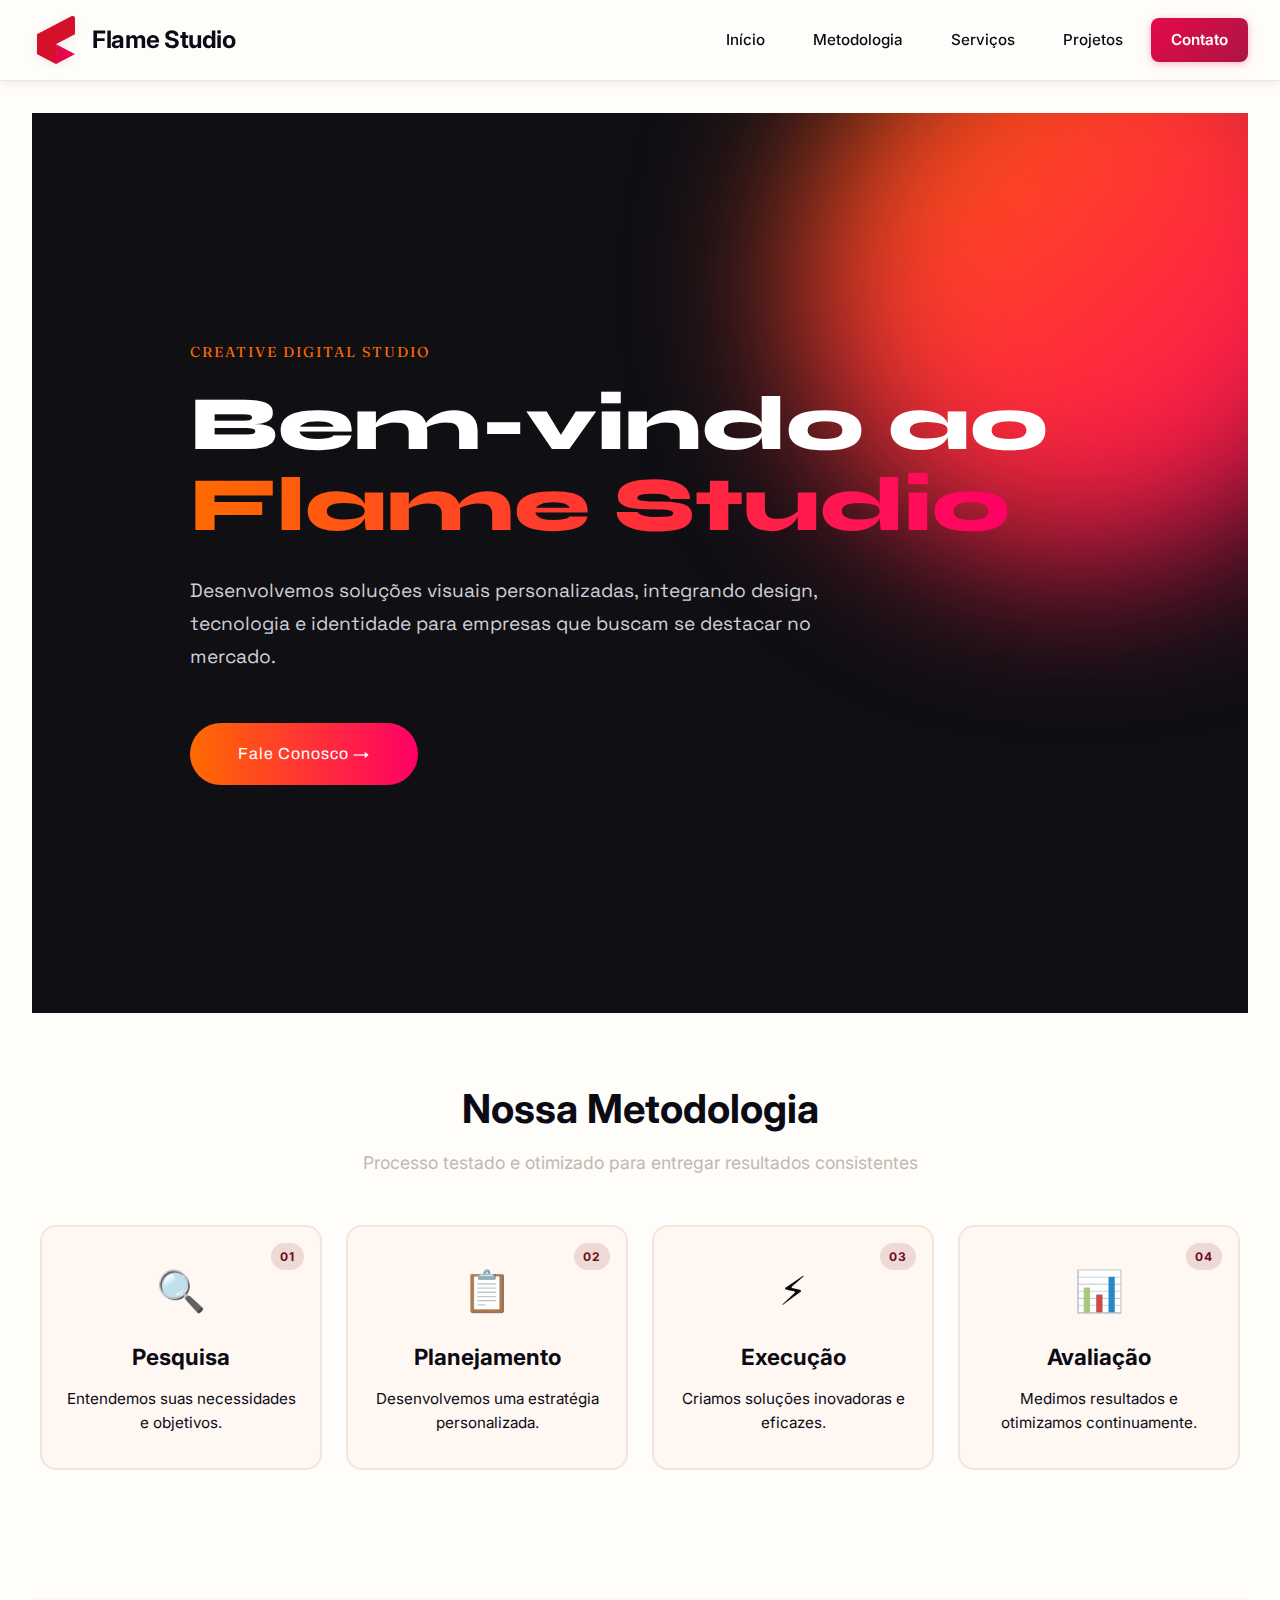
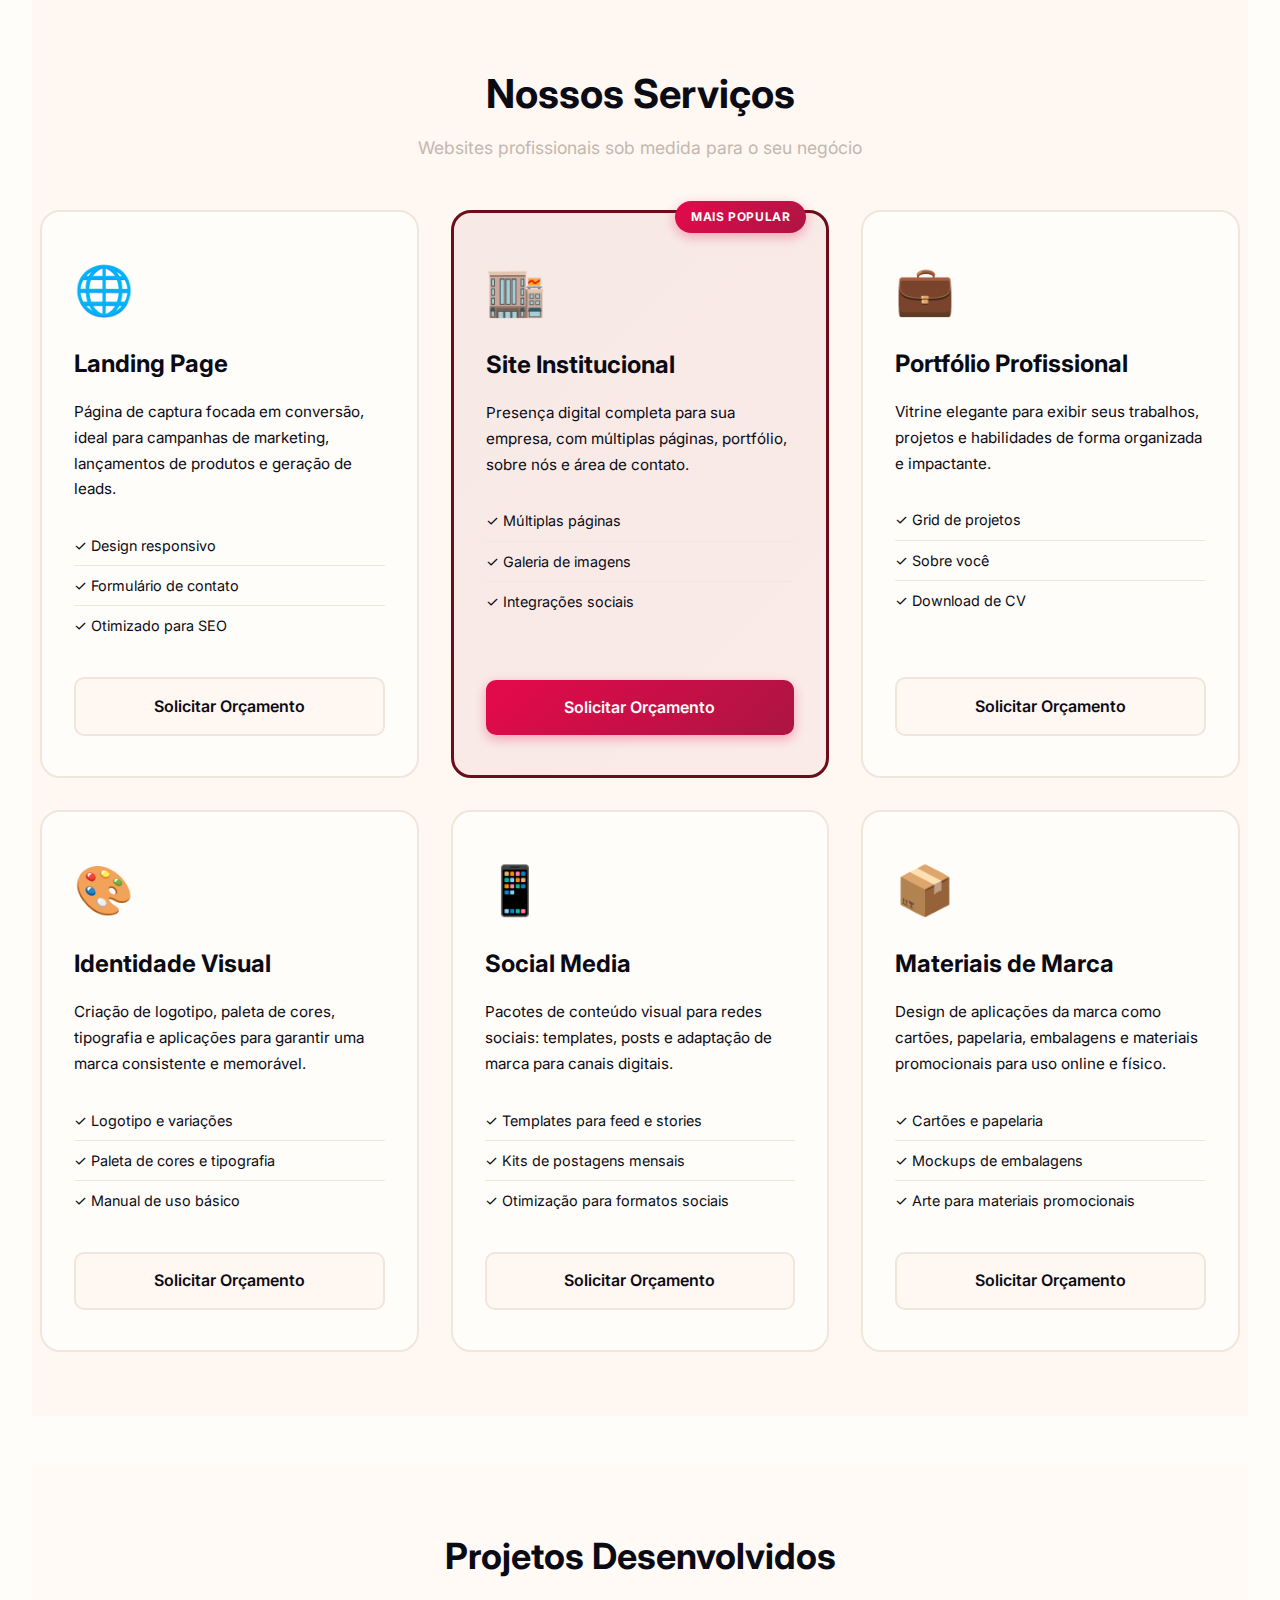
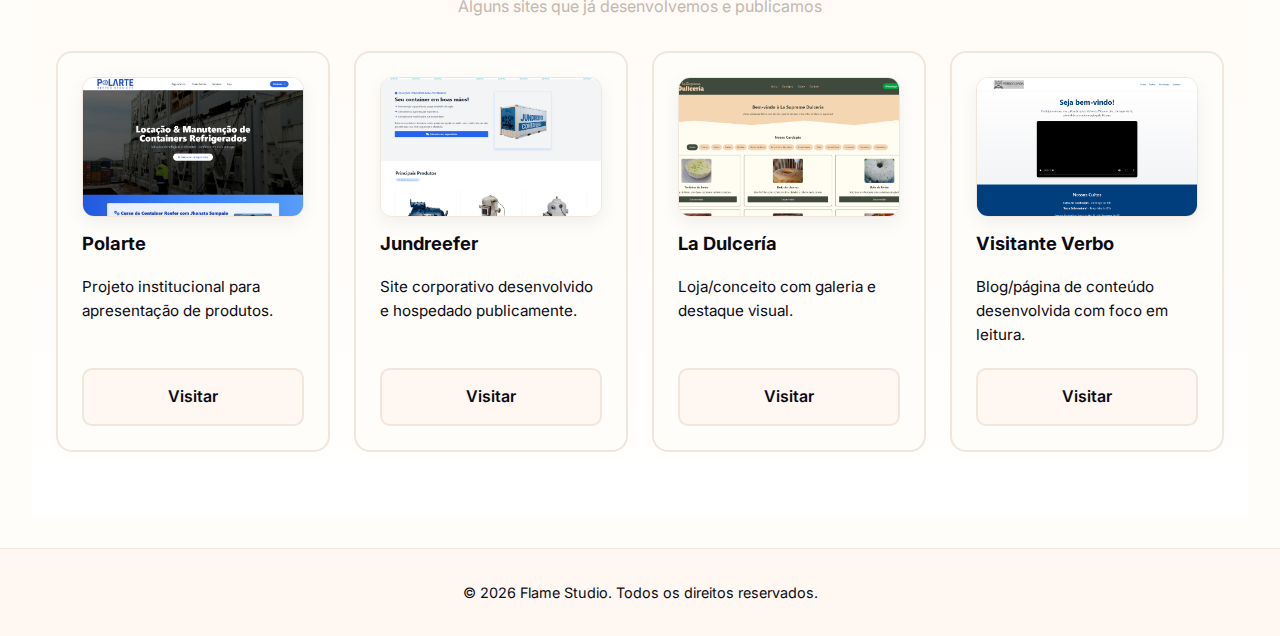
<file: index.html>
<!doctype html>
<html lang="pt-br">
  <head>
    <meta charset="UTF-8" />
    <meta name="viewport" content="width=device-width, initial-scale=1.0" />
    <title>Flame Studio</title>
    <link rel="preconnect" href="https://fonts.googleapis.com" />
    <link rel="preconnect" href="https://fonts.gstatic.com" crossorigin />
    <link
      href="https://fonts.googleapis.com/css2?family=Inter:wght@400;500;600;700&display=swap"
      rel="stylesheet"
    />
    <link href="https://fonts.googleapis.com/css2?family=Syne:wght@700;800&family=Sora:wght@400;600&family=Space+Grotesk:wght@400;500&family=Archivo:wght@600&family=Fraunces:opsz,wght@9..144,700&display=swap" rel="stylesheet">

    <link rel="stylesheet" href="styles/style.css" />
    <script src="script/script.js"></script>
  </head>
  <body>
    <header>
      <nav>
        <div class="logo">
          <img src="assets/logo.png" class="w-24" alt="Flame Studio Logo" />
          <h1>Flame Studio</h1>
        </div>
        <button class="hamburger" aria-label="Menu" aria-expanded="false">
          <span></span>
          <span></span>
          <span></span>
        </button>
        <ul class="nav-menu">
          <li><a href="#cta">Início</a></li>
          <li><a href="#metodologia">Metodologia</a></li>
          <li><a href="#Servicos">Serviços</a></li>
          <li><a href="#projetos">Projetos</a></li>
          <li><a href="#contato">Contato</a></li>
        </ul>
      </nav>
    </header>
    <main>
      <section id="cta">
  <div class="cta-shape"></div>

  <div class="cta-content">
    <span class="cta-eyebrow">Creative Digital Studio</span>
    <h2>
      Bem-vindo ao <span>Flame Studio</span>
    </h2>
    <p>
      Desenvolvemos soluções visuais personalizadas, integrando design, tecnologia e identidade para empresas que buscam se destacar no mercado.
    </p>

    <a href="#contato" class="cta-button">
      Fale Conosco →
    </a>
  </div>
</section>



      <section id="metodologia">
        <h2>Nossa Metodologia</h2>
        <p class="subtitle">
          Processo testado e otimizado para entregar resultados consistentes
        </p>
        <div class="steps">
          <div class="step">
            <span class="step-number">01</span>
            <div class="step-icon">🔍</div>
            <h3>Pesquisa</h3>
            <p>Entendemos suas necessidades e objetivos.</p>
          </div>
          <div class="step">
            <span class="step-number">02</span>
            <div class="step-icon">📋</div>
            <h3>Planejamento</h3>
            <p>Desenvolvemos uma estratégia personalizada.</p>
          </div>
          <div class="step">
            <span class="step-number">03</span>
            <div class="step-icon">⚡</div>
            <h3>Execução</h3>
            <p>Criamos soluções inovadoras e eficazes.</p>
          </div>
          <div class="step">
            <span class="step-number">04</span>
            <div class="step-icon">📊</div>
            <h3>Avaliação</h3>
            <p>Medimos resultados e otimizamos continuamente.</p>
          </div>
        </div>
      </section>

      <section id="Servicos">
        <h2>Nossos Serviços</h2>
        <p class="subtitle">
          Websites profissionais sob medida para o seu negócio
        </p>
        <div class="services-grid">
          <div class="service-card">
            <div class="service-icon">🌐</div>
            <h3>Landing Page</h3>
            <p>
              Página de captura focada em conversão, ideal para campanhas de
              marketing, lançamentos de produtos e geração de leads.
            </p>
            <ul class="service-features">
              <li>✓ Design responsivo</li>
              <li>✓ Formulário de contato</li>
              <li>✓ Otimizado para SEO</li>
            </ul>
            <a href="#contato" class="service-btn" data-plan="Landing Page"
              >Solicitar Orçamento</a
            >
          </div>

          <div class="service-card featured">
            <span class="badge">Mais Popular</span>
            <div class="service-icon">🏬</div>
            <h3>Site Institucional</h3>
            <p>
              Presença digital completa para sua empresa, com múltiplas páginas,
              portfólio, sobre nós e área de contato.
            </p>
            <ul class="service-features">
              <li>✓ Múltiplas páginas</li>
              <li>✓ Galeria de imagens</li>
              <li>✓ Integrações sociais</li>
            </ul>
            <a
              href="#contato"
              class="service-btn primary"
              data-plan="Site Institucional"
              >Solicitar Orçamento</a
            >
          </div>

                    <div class="service-card">
            <div class="service-icon">💼</div>
            <h3>Portfólio Profissional</h3>
            <p>
              Vitrine elegante para exibir seus trabalhos, projetos e
              habilidades de forma organizada e impactante.
            </p>
            <ul class="service-features">
              <li>✓ Grid de projetos</li>
              <li>✓ Sobre você</li>
              <li>✓ Download de CV</li>
            </ul>
            <a
              href="#contato"
              class="service-btn"
              data-plan="Portfólio Profissional"
              >Solicitar Orçamento</a
            >
          </div>
          <div class="service-card">
            <div class="service-icon">🎨</div>
            <h3>Identidade Visual</h3>
            <p>
              Criação de logotipo, paleta de cores, tipografia e aplicações
              para garantir uma marca consistente e memorável.
            </p>
            <ul class="service-features">
              <li>✓ Logotipo e variações</li>
              <li>✓ Paleta de cores e tipografia</li>
              <li>✓ Manual de uso básico</li>
            </ul>
            <a
              href="#contato"
              class="service-btn"
              data-plan="Identidade Visual"
              >Solicitar Orçamento</a
            >
          </div>

          <div class="service-card">
            <div class="service-icon">📱</div>
            <h3>Social Media</h3>
            <p>
              Pacotes de conteúdo visual para redes sociais: templates, posts
              e adaptação de marca para canais digitais.
            </p>
            <ul class="service-features">
              <li>✓ Templates para feed e stories</li>
              <li>✓ Kits de postagens mensais</li>
              <li>✓ Otimização para formatos sociais</li>
            </ul>
            <a
              href="#contato"
              class="service-btn"
              data-plan="Social Media"
              >Solicitar Orçamento</a
            >
          </div>

          <div class="service-card">
            <div class="service-icon">📦</div>
            <h3>Materiais de Marca</h3>
            <p>
              Design de aplicações da marca como cartões, papelaria, embalagens
              e materiais promocionais para uso online e físico.
            </p>
            <ul class="service-features">
              <li>✓ Cartões e papelaria</li>
              <li>✓ Mockups de embalagens</li>
              <li>✓ Arte para materiais promocionais</li>
            </ul>
            <a
              href="#contato"
              class="service-btn"
              data-plan="Materiais de Marca"
              >Solicitar Orçamento</a
            >
          </div>
        </div>
      </section>
          <section id="projetos">
            <h2>Projetos Desenvolvidos</h2>
            <p class="subtitle">Alguns sites que já desenvolvemos e publicamos</p>
            <div class="projects-grid">
              <article class="project-card">
                <img src="assets/sites/polarte.png" class="project-thumb" alt="Polarte — site preview" />
                <h3>Polarte</h3>
                <p>Projeto institucional para apresentação de produtos.</p>
                <div class="project-actions">
                  <a href="https://polarte.com.br" target="_blank" rel="noopener" class="service-btn">Visitar</a>
                </div>
              </article>

              <article class="project-card">
                <img src="assets/sites/jundreefer.png" class="project-thumb" alt="Jundreefer — site preview" />
                <h3>Jundreefer</h3>
                <p>Site corporativo desenvolvido e hospedado publicamente.</p>
                <div class="project-actions">
                  <a href="https://jundreefer.com.br" target="_blank" rel="noopener" class="service-btn">Visitar</a>
                </div>
              </article>

              <article class="project-card">
                <img src="assets/sites/dullceria.png" class="project-thumb" alt="La Dulcería — site preview" />
                <h3>La Dulcería</h3>
                <p>Loja/conceito com galeria e destaque visual.</p>
                <div class="project-actions">
                  <a href="https://ladullceria.netlify.app" target="_blank" rel="noopener" class="service-btn">Visitar</a>
                </div>
              </article>

              <article class="project-card">
                <img src="assets/sites/verbodavida.png" class="project-thumb" alt="Visitante Verbo — site preview" />
                <h3>Visitante Verbo</h3>
                <p>Blog/página de conteúdo desenvolvida com foco em leitura.</p>
                <div class="project-actions">
                  <a href="https://visitanteverbo.netlify.app" target="_blank" rel="noopener" class="service-btn">Visitar</a>
                </div>
              </article>
            </div>
          </section>
    </main>
    <footer>
        <div class="footer-content"></div>
            <p>&copy; 2026 Flame Studio. Todos os direitos reservados.</p>
        </div>
    </footer>
  </body>
</html>
</file>
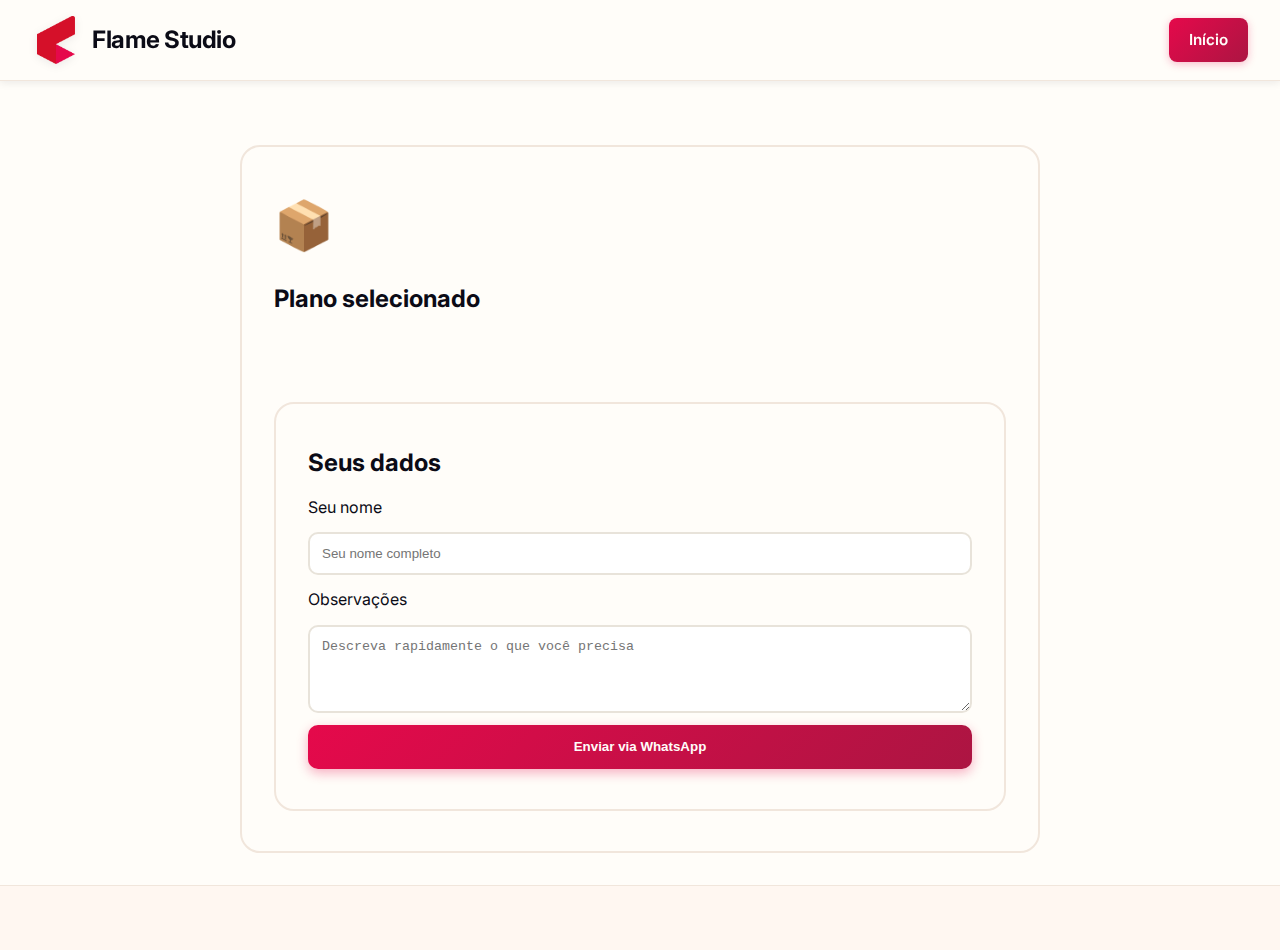
<file: plan.html>
<!DOCTYPE html>
<html lang="pt-br">
<head>
    <meta charset="UTF-8">
    <meta name="viewport" content="width=device-width, initial-scale=1.0">
    <title>Confirmação de Plano — Flame Studio</title>
    <link rel="preconnect" href="https://fonts.googleapis.com">
    <link rel="preconnect" href="https://fonts.gstatic.com" crossorigin>
    <link href="https://fonts.googleapis.com/css2?family=Inter:wght@400;500;600;700&display=swap" rel="stylesheet">
    <link rel="stylesheet" href="styles/style.css">
    <script src="script/script.js"></script>
</head>
<body>
    <header>
        <nav>
            <div class="logo">
                <img src="assets/logo.png" class="w-20" alt="Flame Studio Logo">
                <h1>Flame Studio</h1>
            </div>
            <ul>
                <li><a href="index.html">Início</a></li>
            </ul>
        </nav>
    </header>

    <main>
        <section id="plan" style="margin-top:2rem;">
            <div id="plan-container" class="service-card" style="max-width:800px;margin:0 auto;">
                <div class="service-icon">📦</div>
                <h2 id="plan-title" style="margin-bottom:0.75rem;">Plano selecionado</h2>
                <p id="plan-description" style="margin-bottom:1rem; color:#3a3632;"></p>
                <ul id="plan-features" class="service-features"></ul>

                <div class="service-card" style="margin-top:1.5rem;">
                    <h3 style="margin-bottom:0.75rem;">Seus dados</h3>
                    <form id="plan-form">
                        <div style="display:flex; flex-direction:column; gap:0.75rem;">
                            <label for="client-name">Seu nome</label>
                            <input id="client-name" type="text" placeholder="Seu nome completo" style="padding:0.75rem; border:2px solid #e8e3da; border-radius:10px;">
                            <label for="client-details">Observações</label>
                            <textarea id="client-details" placeholder="Descreva rapidamente o que você precisa" rows="4" style="padding:0.75rem; border:2px solid #e8e3da; border-radius:10px;"></textarea>
                            <button id="send-whatsapp" class="service-btn primary" type="submit">Enviar via WhatsApp</button>
                        </div>
                    </form>
                </div>
            </div>
        </section>
    </main>

    <footer></footer>
</body>
</html>
</file>
<file: styles/style.css>
* {
    margin: 0;
    padding: 0;
    box-sizing: border-box;
}

:root {
    --warm-white: #fffdf9;
    --cream: #fff7f1;
    --sand: #f1e6dc;
    --warm-gray: #c2b8b0;
    --charcoal: #0b0b16;
    --dark-warm: #0b0b16;
    --accent-warm: #e5094b;
    --accent-gold: #ac1542;
    --accent-deep: #6e0c19;
    --shadow: rgba(11, 11, 22, 0.08);
    --shadow-hover: rgba(11, 11, 22, 0.16);
}

body {
    font-family: 'Inter', system-ui, -apple-system, BlinkMacSystemFont, 'Segoe UI', sans-serif;
    background: var(--warm-white);
    color: var(--charcoal);
    line-height: 1.6;
}

header {
    background: rgba(255, 253, 249, 0.95);
    backdrop-filter: blur(12px);
    border-bottom: 1px solid var(--sand);
    position: sticky;
    top: 0;
    z-index: 1000;
    box-shadow: 0 2px 8px var(--shadow);
}

nav {
    max-width: 1280px;
    margin: 0 auto;
    padding: 1rem 2rem;
    display: flex;
    align-items: center;
    justify-content: space-between;
    gap: 2rem;
}

.logo {
    display: flex;
    align-items: center;
    gap: 0.75rem;
    text-decoration: none;
    transition: transform 0.3s ease;
}

.logo:hover {
    transform: translateY(-2px);
}

.logo img {
    width: 48px;
    height: 48px;
    object-fit: contain;
    filter: drop-shadow(0 2px 4px var(--shadow));
}

.logo h1 {
    font-size: 1.5rem;
    font-weight: 700;
    color: var(--dark-warm);
    letter-spacing: -0.02em;
}

nav ul {
    display: flex;
    list-style: none;
    gap: 0.5rem;
    align-items: center;
}

nav ul li a {
    display: inline-block;
    padding: 0.625rem 1.25rem;
    color: var(--charcoal);
    text-decoration: none;
    font-weight: 500;
    font-size: 0.95rem;
    border-radius: 8px;
    transition: all 0.25s ease;
    position: relative;
}

nav ul li a::before {
    content: '';
    position: absolute;
    bottom: 8px;
    left: 50%;
    transform: translateX(-50%) scaleX(0);
    width: 60%;
    height: 2px;
    background: linear-gradient(90deg, var(--accent-warm), var(--accent-gold));
    border-radius: 2px;
    transition: transform 0.3s ease;
}

nav ul li a:hover {
    background: var(--cream);
    color: var(--dark-warm);
}

nav ul li a:hover::before {
    transform: translateX(-50%) scaleX(1);
}

nav ul li:last-child a {
    background: linear-gradient(135deg, var(--accent-warm), var(--accent-gold));
    color: var(--warm-white);
    font-weight: 600;
    box-shadow: 0 2px 8px rgba(229, 9, 75, 0.28);
}

nav ul li:last-child a::before {
    display: none;
}

nav ul li:last-child a:hover {
    background: linear-gradient(135deg, var(--accent-gold), var(--accent-warm));
    box-shadow: 0 4px 12px rgba(172, 21, 66, 0.4);
    transform: translateY(-2px);
}

.hamburger {
    display: none;
    flex-direction: column;
    background: none;
    border: none;
    cursor: pointer;
    padding: 0.5rem;
    gap: 0.375rem;
    z-index: 1001;
    transition: transform 0.3s ease;
}

.hamburger span {
    width: 28px;
    height: 3px;
    background: var(--dark-warm);
    border-radius: 3px;
    transition: all 0.3s ease;
}

.hamburger.active span:nth-child(1) {
    transform: rotate(45deg) translate(8px, 8px);
}

.hamburger.active span:nth-child(2) {
    opacity: 0;
}

.hamburger.active span:nth-child(3) {
    transform: rotate(-45deg) translate(7px, -7px);
}

@media (max-width: 768px) {
    .hamburger {
        display: flex;
    }

    nav {
        padding: 1rem;
        position: relative;
    }
    
    nav ul {
        position: fixed;
        left: -100%;
        top: 85px;
        flex-direction: column;
        background: rgba(255, 253, 249, 0.98);
        backdrop-filter: blur(12px);
        width: 100%;
        text-align: center;
        transition: left 0.3s ease;
        box-shadow: 0 4px 12px var(--shadow);
        padding: 2rem 0;
        gap: 0.5rem;
        border-bottom: 1px solid var(--sand);
    }

    nav ul.active {
        left: 0;
    }
    
    nav ul li {
        width: 100%;
    }
    
    nav ul li a {
        display: block;
        padding: 1rem 2rem;
        font-size: 1rem;
        width: 100%;
    }

    nav ul li:last-child a {
        margin: 1rem 2rem 0;
        width: calc(100% - 4rem);
    }
}

@media (min-width: 769px) {
    nav ul {
        display: flex !important;
    }
}

main {
    max-width: 1280px;
    margin: 0 auto;
    padding: 2rem;
    min-height: 70vh;
}

footer {
    background: var(--cream);
    border-top: 1px solid var(--sand);
    padding: 2rem;
    text-align: center;
    color: var(--charcoal);
    font-size: 0.9rem;
}
#cta {
  position: relative;
  min-height: 100vh;
  padding: 120px 20px;
  display: flex;
  align-items: center;
  justify-content: center;
  background: #0f0f14;
  overflow: hidden;
  color: #ffffff;
}

.cta-shape {
  position: absolute;
  width: 600px;
  height: 600px;
  background: radial-gradient(circle at top left, #ff6a00, #ff0066);
  border-radius: 63% 37% 54% 46% / 55% 48% 52% 45%;
  filter: blur(80px);
  top: -150px;
  right: -150px;
  animation: float 8s ease-in-out infinite;
}

@keyframes float {
  0% { transform: translateY(0); }
  50% { transform: translateY(40px); }
  100% { transform: translateY(0); }
}

.cta-content {
  position: relative;
  max-width: 900px;
  z-index: 2;
  text-align: left;
}

.cta-eyebrow {
  font-family: 'Fraunces', serif;
  font-size: 0.9rem;
  letter-spacing: 2px;
  text-transform: uppercase;
  color: #ff6a00;
  display: block;
  margin-bottom: 20px;
}

#cta h2 {
  font-family: 'Syne', sans-serif;
  font-size: clamp(3rem, 6vw, 5rem);
  font-weight: 800;
  line-height: 1.05;
  margin-bottom: 30px;
}

#cta h2 span {
  background: linear-gradient(90deg, #ff6a00, #ff0066);
  -webkit-background-clip: text;
  -webkit-text-fill-color: transparent;
}

#cta p {
  font-family: 'Space Grotesk', sans-serif;
  font-size: 1.2rem;
  max-width: 700px;
  line-height: 1.7;
  color: #d0d0d8;
  margin-bottom: 50px;
}

.cta-button {
  font-family: 'Archivo', sans-serif;
  font-size: 1rem;
  padding: 18px 48px;
  border-radius: 999px;
  background: linear-gradient(90deg, #ff6a00, #ff0066);
  color: #ffffff;
  text-decoration: none;
  display: inline-block;
  transition: all 0.4s ease;
  letter-spacing: 1px;
}

.cta-button:hover {
  transform: translateY(-4px) scale(1.03);
  box-shadow: 0 5px 25px rgba(255, 0, 102, 0.4);
}


#metodologia {
    padding: 4rem 0;
    text-align: center;
}

#metodologia h2 {
    font-size: 2.5rem;
    margin-bottom: 0.5rem;
    color: var(--dark-warm);
}

#metodologia .subtitle {
    font-size: 1.1rem;
    color: var(--warm-gray);
    margin-bottom: 3rem;
}

.steps {
    display: grid;
    grid-template-columns: repeat(auto-fit, minmax(260px, 1fr));
    gap: 1.5rem;
    max-width: 1200px;
    margin: 0 auto;
}

.step {
    background: var(--cream);
    border: 2px solid var(--sand);
    border-radius: 16px;
    padding: 2rem 1.5rem;
    position: relative;
    transition: all 0.3s ease;
    overflow: hidden;
}

.step::before {
    content: '';
    position: absolute;
    top: 0;
    left: 0;
    right: 0;
    height: 4px;
    background: linear-gradient(90deg, var(--accent-warm), var(--accent-gold));
    transform: scaleX(0);
    transform-origin: left;
    transition: transform 0.4s ease;
}

.step:hover::before {
    transform: scaleX(1);
}

.step:hover {
    transform: translateY(-8px);
    box-shadow: 0 12px 24px var(--shadow-hover);
    border-color: var(--warm-gray);
}

.step-number {
    position: absolute;
    top: 1rem;
    right: 1rem;
    font-size: 0.75rem;
    font-weight: 700;
    color: var(--accent-deep);
    background: rgba(110, 12, 25, 0.12);
    padding: 0.25rem 0.6rem;
    border-radius: 20px;
    letter-spacing: 0.05em;
}

.step-icon {
    font-size: 2.5rem;
    margin-bottom: 1rem;
    filter: grayscale(0.3);
    transition: all 0.3s ease;
}

.step:hover .step-icon {
    transform: scale(1.15) rotate(-5deg);
    filter: grayscale(0);
}

.step h3 {
    font-size: 1.4rem;
    margin-bottom: 0.75rem;
    color: var(--dark-warm);
    font-weight: 700;
}

.step p {
    font-size: 0.95rem;
    color: var(--charcoal);
    line-height: 1.6;
}

@media (max-width: 768px) {
    .steps {
        grid-template-columns: 1fr;
        gap: 1.25rem;
    }
    
    #metodologia h2 {
        font-size: 2rem;
    }
}

#Servicos {
    padding: 4rem 0;
    text-align: center;
    background: var(--cream);
    margin-top: 4rem;
}

#Servicos h2 {
    font-size: 2.5rem;
    margin-bottom: 0.5rem;
    color: var(--dark-warm);
}

#Servicos .subtitle {
    font-size: 1.1rem;
    color: var(--warm-gray);
    margin-bottom: 3rem;
}

.services-grid {
    display: grid;
    grid-template-columns: repeat(auto-fit, minmax(320px, 1fr));
    gap: 2rem;
    max-width: 1200px;
    margin: 0 auto;
}

.service-card {
    background: var(--warm-white);
    border: 2px solid var(--sand);
    border-radius: 20px;
    padding: 2.5rem 2rem;
    text-align: left;
    transition: all 0.3s ease;
    position: relative;
    display: flex;
    flex-direction: column;
}

.service-card:hover {
    transform: translateY(-8px);
    box-shadow: 0 16px 32px var(--shadow-hover);
    border-color: var(--warm-gray);
}

.service-card.featured {
    border: 3px solid var(--accent-deep);
    background: linear-gradient(135deg, rgba(110, 12, 25, 0.06), rgba(172, 21, 66, 0.05));
}

.service-card.featured:hover {
    box-shadow: 0 16px 40px rgba(110, 12, 25, 0.28);
}

.badge {
    position: absolute;
    top: -12px;
    right: 20px;
    background: linear-gradient(135deg, var(--accent-warm), var(--accent-gold));
    color: var(--warm-white);
    padding: 0.4rem 1rem;
    border-radius: 20px;
    font-size: 0.75rem;
    font-weight: 700;
    letter-spacing: 0.05em;
    text-transform: uppercase;
    box-shadow: 0 4px 12px rgba(229, 9, 75, 0.32);
}

.service-icon {
    font-size: 3rem;
    margin-bottom: 1rem;
    display: inline-block;
}

.service-card h3 {
    font-size: 1.5rem;
    margin-bottom: 1rem;
    color: var(--dark-warm);
    font-weight: 700;
}

.service-card p {
    font-size: 0.95rem;
    color: var(--charcoal);
    line-height: 1.7;
    margin-bottom: 1.5rem;
}

.service-features {
    list-style: none;
    margin-bottom: 2rem;
    flex-grow: 1;
}

.service-features li {
    font-size: 0.9rem;
    color: var(--charcoal);
    padding: 0.5rem 0;
    border-bottom: 1px solid var(--sand);
}

.service-features li:last-child {
    border-bottom: none;
}

.service-btn {
    display: inline-block;
    width: 100%;
    padding: 0.9rem 1.5rem;
    background: var(--cream);
    color: var(--charcoal);
    text-decoration: none;
    font-weight: 600;
    border-radius: 10px;
    border: 2px solid var(--sand);
    transition: all 0.3s ease;
    text-align: center;
}

.service-btn:hover {
    background: var(--sand);
    border-color: var(--warm-gray);
    transform: translateY(-2px);
}

.service-btn.primary {
    background: linear-gradient(135deg, var(--accent-warm), var(--accent-gold));
    color: var(--warm-white);
    border: none;
    box-shadow: 0 4px 12px rgba(229, 9, 75, 0.32);
}

.service-btn.primary:hover {
    box-shadow: 0 6px 20px rgba(172, 21, 66, 0.42);
    transform: translateY(-3px);
}

@media (max-width: 768px) {
    .services-grid {
        grid-template-columns: 1fr;
        gap: 1.5rem;
    }
    
    #Servicos h2 {
        font-size: 2rem;
    }
}

/* Projects section */
#projetos {
    padding: 4rem 0;
    text-align: center;
    background: linear-gradient(180deg, rgba(255,247,241,0.6), rgba(255,255,255,0.95));
    margin-top: 3rem;
}

#projetos h2 {
    font-size: 2.25rem;
    margin-bottom: 0.5rem;
    color: var(--dark-warm);
}

#projetos .subtitle {
    font-size: 1rem;
    color: var(--warm-gray);
    margin-bottom: 2rem;
}

.projects-grid {
    display: grid;
    grid-template-columns: repeat(auto-fit, minmax(240px, 1fr));
    gap: 1.5rem;
    max-width: 1200px;
    margin: 0 auto;
    padding: 0 1rem;
}

.project-card {
    background: var(--warm-white);
    border: 2px solid var(--sand);
    border-radius: 16px;
    padding: 1.5rem;
    text-align: left;
    transition: all 0.25s ease;
    display: flex;
    flex-direction: column;
    gap: 0.75rem;
}

.project-card:hover {
    transform: translateY(-6px);
    box-shadow: 0 16px 32px var(--shadow-hover);
    border-color: var(--warm-gray);
}

.project-icon {
    font-size: 2.25rem;
}

.project-thumb {
    width: 100%;
    height: 140px;
    object-fit: cover;
    border-radius: 12px;
    border: 1px solid var(--sand);
    box-shadow: 0 6px 18px rgba(11,11,22,0.06);
}

.project-card h3 {
    font-size: 1.15rem;
    margin-bottom: 0.25rem;
    color: var(--dark-warm);
    font-weight: 700;
}

.project-card p {
    font-size: 0.95rem;
    color: var(--charcoal);
    line-height: 1.6;
    flex-grow: 1;
}

.project-actions {
    display: flex;
    gap: 0.5rem;
    margin-top: 0.5rem;
}

@media (max-width: 768px) {
    .projects-grid { grid-template-columns: 1fr; }
}
</file>
